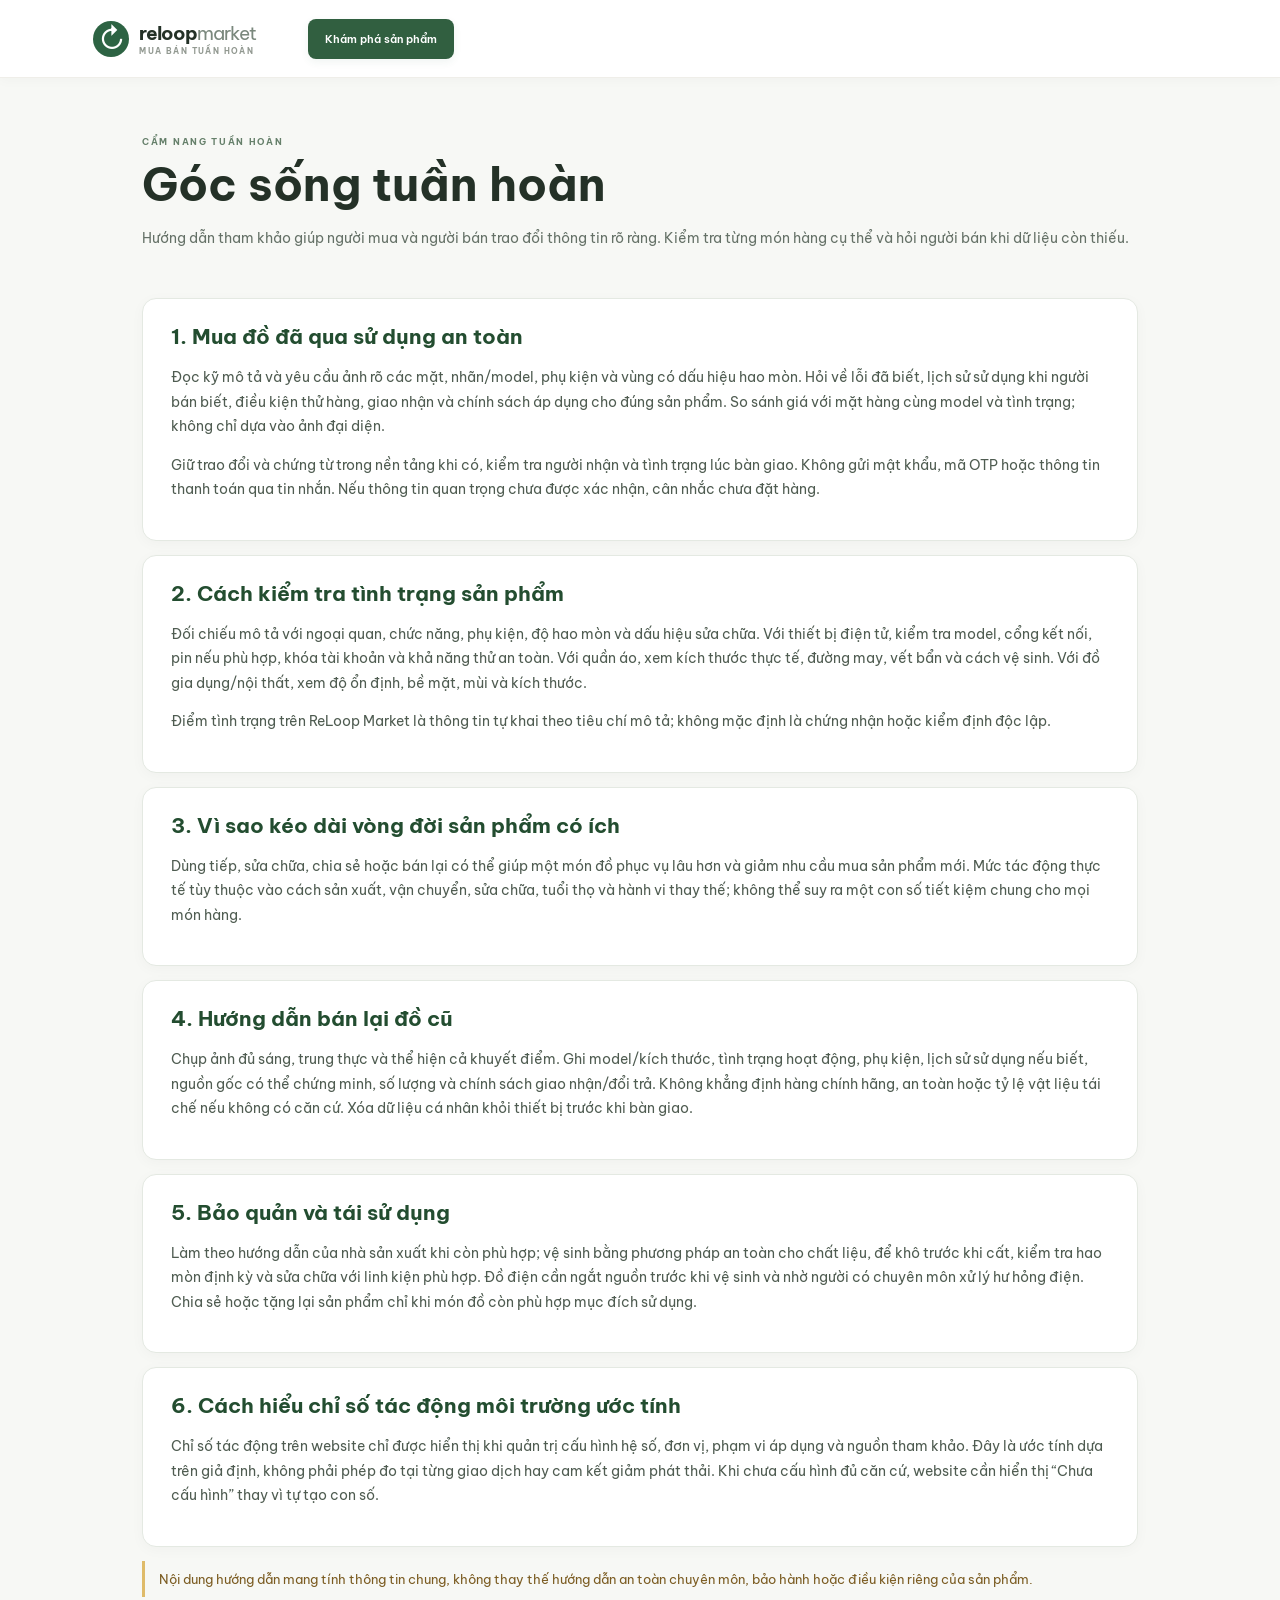
<file: frontend/guides.html>
<!doctype html>
<html lang="vi"><head><meta charset="utf-8"><meta name="viewport" content="width=device-width,initial-scale=1"><title>Góc sống tuần hoàn — Hướng dẫn mua, kiểm tra và tái sử dụng | ReLoop Market</title><meta name="description" content="Hướng dẫn thực tế để mua đồ đã qua sử dụng an toàn, kiểm tra tình trạng, bán lại và kéo dài vòng đời sản phẩm."><meta property="og:title" content="Góc sống tuần hoàn — ReLoop Market"><meta property="og:description" content="Cẩm nang mua bán và tái sử dụng có trách nhiệm."><link rel="stylesheet" href="styles.css"></head><body class="policy-page"><header class="topbar policy-topbar"><a class="brand" href="/" aria-label="ReLoop Market"><span class="brand-mark" aria-hidden="true">↻</span><span>reloop<span class="brand-light">market</span><small>MUA BÁN TUẦN HOÀN</small></span></a><a class="button primary" href="/#products">Khám phá sản phẩm</a></header><main class="policy-shell"><header class="policy-heading"><div class="eyebrow">CẨM NANG TUẦN HOÀN</div><h1>Góc sống tuần hoàn</h1><p>Hướng dẫn tham khảo giúp người mua và người bán trao đổi thông tin rõ ràng. Kiểm tra từng món hàng cụ thể và hỏi người bán khi dữ liệu còn thiếu.</p></header>
<article class="policy-card" id="buy-used"><h2>1. Mua đồ đã qua sử dụng an toàn</h2><p>Đọc kỹ mô tả và yêu cầu ảnh rõ các mặt, nhãn/model, phụ kiện và vùng có dấu hiệu hao mòn. Hỏi về lỗi đã biết, lịch sử sử dụng khi người bán biết, điều kiện thử hàng, giao nhận và chính sách áp dụng cho đúng sản phẩm. So sánh giá với mặt hàng cùng model và tình trạng; không chỉ dựa vào ảnh đại diện.</p><p>Giữ trao đổi và chứng từ trong nền tảng khi có, kiểm tra người nhận và tình trạng lúc bàn giao. Không gửi mật khẩu, mã OTP hoặc thông tin thanh toán qua tin nhắn. Nếu thông tin quan trọng chưa được xác nhận, cân nhắc chưa đặt hàng.</p></article>
<article class="policy-card" id="condition"><h2>2. Cách kiểm tra tình trạng sản phẩm</h2><p>Đối chiếu mô tả với ngoại quan, chức năng, phụ kiện, độ hao mòn và dấu hiệu sửa chữa. Với thiết bị điện tử, kiểm tra model, cổng kết nối, pin nếu phù hợp, khóa tài khoản và khả năng thử an toàn. Với quần áo, xem kích thước thực tế, đường may, vết bẩn và cách vệ sinh. Với đồ gia dụng/nội thất, xem độ ổn định, bề mặt, mùi và kích thước.</p><p>Điểm tình trạng trên ReLoop Market là thông tin tự khai theo tiêu chí mô tả; không mặc định là chứng nhận hoặc kiểm định độc lập.</p></article>
<article class="policy-card" id="reuse"><h2>3. Vì sao kéo dài vòng đời sản phẩm có ích</h2><p>Dùng tiếp, sửa chữa, chia sẻ hoặc bán lại có thể giúp một món đồ phục vụ lâu hơn và giảm nhu cầu mua sản phẩm mới. Mức tác động thực tế tùy thuộc vào cách sản xuất, vận chuyển, sửa chữa, tuổi thọ và hành vi thay thế; không thể suy ra một con số tiết kiệm chung cho mọi món hàng.</p></article>
<article class="policy-card" id="resell"><h2>4. Hướng dẫn bán lại đồ cũ</h2><p>Chụp ảnh đủ sáng, trung thực và thể hiện cả khuyết điểm. Ghi model/kích thước, tình trạng hoạt động, phụ kiện, lịch sử sử dụng nếu biết, nguồn gốc có thể chứng minh, số lượng và chính sách giao nhận/đổi trả. Không khẳng định hàng chính hãng, an toàn hoặc tỷ lệ vật liệu tái chế nếu không có căn cứ. Xóa dữ liệu cá nhân khỏi thiết bị trước khi bàn giao.</p></article>
<article class="policy-card" id="care"><h2>5. Bảo quản và tái sử dụng</h2><p>Làm theo hướng dẫn của nhà sản xuất khi còn phù hợp; vệ sinh bằng phương pháp an toàn cho chất liệu, để khô trước khi cất, kiểm tra hao mòn định kỳ và sửa chữa với linh kiện phù hợp. Đồ điện cần ngắt nguồn trước khi vệ sinh và nhờ người có chuyên môn xử lý hư hỏng điện. Chia sẻ hoặc tặng lại sản phẩm chỉ khi món đồ còn phù hợp mục đích sử dụng.</p></article>
<article class="policy-card" id="impact-method"><h2>6. Cách hiểu chỉ số tác động môi trường ước tính</h2><p>Chỉ số tác động trên website chỉ được hiển thị khi quản trị cấu hình hệ số, đơn vị, phạm vi áp dụng và nguồn tham khảo. Đây là ước tính dựa trên giả định, không phải phép đo tại từng giao dịch hay cam kết giảm phát thải. Khi chưa cấu hình đủ căn cứ, website cần hiển thị “Chưa cấu hình” thay vì tự tạo con số.</p></article>
<p class="policy-footnote">Nội dung hướng dẫn mang tính thông tin chung, không thay thế hướng dẫn an toàn chuyên môn, bảo hành hoặc điều kiện riêng của sản phẩm.</p></main></body></html>
</file>
<file: frontend/styles.css>
@import url('https://fonts.googleapis.com/css2?family=Be+Vietnam+Pro:wght@400;500;600;700&family=Inter:wght@400;500;600;700&family=Playfair+Display:ital,wght@0,600;0,700;1,600;1,700&display=swap');
:root{--ink:#19251c;--muted:#777f76;--green:#315f40;--lime:#d4e7a8;--paper:#fbfaf6;--line:#e8e8e1;--serif:'Playfair Display',Georgia,serif;--sans:'DM Sans',Arial,sans-serif}*{box-sizing:border-box}html{scroll-behavior:smooth}body{margin:0;background:var(--paper);color:var(--ink);font-family:var(--sans);font-size:14px}button,a,select{font:inherit}button{cursor:pointer}a{color:inherit;text-decoration:none}.topbar{height:78px;display:flex;align-items:center;padding:0 7.3%;gap:52px;background:#fff;border-bottom:1px solid #efeee9}.brand{display:flex;align-items:center;gap:10px;font-size:19px;font-weight:700;letter-spacing:-1px;white-space:nowrap}.brand-mark{height:36px;width:36px;border-radius:50%;display:grid;place-items:center;background:var(--green);color:#fff;font-size:28px;font-weight:400}.brand-light{font-weight:400;color:#7a887d}.brand small{display:block;font-size:8px;letter-spacing:1.4px;color:#929991;margin-top:1px}.search{height:40px;border:1px solid #e8e8e2;border-radius:5px;display:flex;align-items:center;padding:0 11px;gap:10px;flex:1;max-width:515px;color:#7e857e}.search>span{font-size:23px}.search input{border:0;outline:0;flex:1;font-size:12px;color:var(--ink);background:transparent}.search kbd{font-size:10px;border:1px solid #e8e8e2;border-radius:3px;padding:3px 5px;color:#929991}.top-actions{margin-left:auto;display:flex;align-items:center;gap:23px}.plain{border:0;background:none;color:#48534a;font-size:12px}.cart-button{border:0;background:#315f40;color:white;border-radius:4px;padding:12px 17px;font-size:12px}.cart-button b{margin-left:9px;background:#fff;color:var(--green);border-radius:20px;padding:2px 6px;font-size:10px}.mainnav{height:52px;background:#fff;padding:0 7.3%;display:flex;align-items:center;gap:34px;border-bottom:1px solid #efeee9;font-size:12px;color:#687168}.mainnav a{height:100%;display:flex;align-items:center}.mainnav a.active{color:#315f40;border-bottom:2px solid #315f40}.mainnav button{margin-left:auto;background:none;border:0;color:#315f40;font-size:11px}.hero{padding:60px 10.4% 55px;display:grid;grid-template-columns:1fr .93fr;gap:50px;min-height:435px;background:#f0f2e9;overflow:hidden}.hero-copy{padding:12px 0}.eyebrow{font-size:9px;font-weight:700;letter-spacing:1.7px;color:#66806b}.hero .eyebrow i{display:inline-block;width:7px;height:7px;border-radius:50%;background:#789a63;margin-right:5px}.hero h1{font:600 57px/1.09 var(--serif);letter-spacing:-1.8px;margin:17px 0 12px}.hero h1 em,h2 em{font-weight:600;color:#557750}.hero-copy>p{color:#737b71;max-width:390px;line-height:1.8;font-size:13px;margin:0 0 22px}.hero-actions{display:flex;align-items:center;gap:25px}.button{border:0;border-radius:4px;padding:13px 17px;font-size:11px;font-weight:600}.button.primary{background:#315f40;color:white}.button.primary span{padding-left:12px}.text-link{font-size:11px;font-weight:600;color:#3a6545}.text-link span{padding-left:8px}.social-proof{margin-top:32px;display:flex;align-items:center;gap:11px;color:#71786f;font-size:10px}.social-proof strong{color:#304635}.avatars{display:flex;padding-left:3px}.avatars b{height:25px;width:25px;border-radius:50%;border:2px solid #f0f2e9;background:#ddc3a5;display:grid;place-items:center;font-size:8px;color:#fff;margin-left:-4px}.avatars b:nth-child(2){background:#799482}.avatars b:nth-child(3){background:#bb896c}.avatars b:nth-child(4){background:#3c6047}.hero-art{min-height:320px;position:relative}.sun{position:absolute;right:42px;top:-50px;width:260px;height:260px;border-radius:50%;background:#dfe8ce}.hero-product{position:absolute;bottom:-30px;right:82px;width:250px;height:272px;background:#d7c3a6;border-radius:130px 130px 0 0;box-shadow:15px 11px 0 #c1c99f;display:flex;flex-direction:column;align-items:center;justify-content:flex-end;padding-bottom:20px;overflow:hidden}.hero-tag{position:absolute;top:25px;background:#f5f1e6;border-radius:20px;padding:7px 10px;font-size:8px;letter-spacing:1px;color:#5e704f}.chair{font-size:130px;line-height:1;filter:drop-shadow(7px 7px 1px #997757)}.hero-product-name{position:absolute;bottom:18px;left:17px;font:italic 15px var(--serif);color:#fff;text-shadow:0 1px 3px #444}.plant{position:absolute;bottom:8px;left:25px;font-size:85px;transform:rotate(-15deg)}.hero-note{position:absolute;z-index:2;background:#fff;padding:10px 13px;border-radius:5px;box-shadow:0 6px 25px #33452a16;font-size:9px;color:#778076}.hero-note b{display:block;color:#315f40;font-size:11px;margin-top:4px}.note-one{top:39px;left:0}.note-two{right:-15px;bottom:30px}.trust-row{display:flex;justify-content:space-between;padding:21px 10.4%;background:#fff;border-bottom:1px solid #efeee9}.trust-row>div{display:flex;align-items:center;gap:10px;font-weight:600;font-size:11px}.trust-row>div>b{height:34px;width:34px;border-radius:50%;background:#f2f4eb;color:#547752;display:grid;place-items:center;font-size:18px}.trust-row small{display:block;color:#929991;font-size:9px;font-weight:400;margin-top:4px}.section{padding:65px 10.4%}.section-head{display:flex;justify-content:space-between;align-items:end}.section-head h2,.impact h2{font:600 31px/1.25 var(--serif);margin:9px 0 0;letter-spacing:-.5px}.category-row{display:flex;gap:8px;align-items:center;margin:27px 0 20px}.chip{border:1px solid #e7e8df;background:transparent;color:#788078;border-radius:20px;padding:8px 14px;font-size:10px}.chip.selected{background:#315f40;color:#fff;border-color:#315f40}.chip span{font-size:8px;margin-left:4px;opacity:.75}.filter-right{margin-left:auto}.filter-right select{border:1px solid #e7e8df;background:#fff;border-radius:3px;padding:8px 10px;color:#697169;font-size:10px}.product-grid{display:grid;grid-template-columns:repeat(4,1fr);gap:17px}.product-card{position:relative;background:#fff;border:1px solid #eeeee8;border-radius:4px;overflow:hidden;transition:transform .2s,box-shadow .2s}.product-card:hover{transform:translateY(-3px);box-shadow:0 10px 22px #303e2e12}.product-image{height:185px;position:relative;display:grid;place-items:center;font-size:82px}.product-image .badge{position:absolute;top:11px;left:11px;background:#fff;border-radius:3px;padding:5px 7px;font-size:8px;color:#52734f;font-weight:700}.heart{position:absolute;right:11px;top:10px;border:0;background:#ffffffd9;border-radius:50%;width:28px;height:28px;color:#7d877e}.heart.liked{color:#b65353}.product-info{padding:13px}.condition{font-size:8px;color:#829080;text-transform:uppercase;letter-spacing:.8px}.product-info h3{font-size:12px;margin:7px 0 5px;font-weight:600}.seller{font-size:9px;color:#929991}.product-bottom{display:flex;justify-content:space-between;align-items:center;margin-top:13px}.price{font-weight:700;font-size:13px}.price small{font-size:8px;font-weight:400;color:#929991}.add-btn{background:#eef3e8;border:0;border-radius:3px;color:#345d3d;font-size:9px;font-weight:600;padding:8px 10px}.empty{text-align:center;padding:50px;color:#778078}.hidden{display:none!important}.split-banners{padding:0 10.4% 65px;display:grid;grid-template-columns:1fr 1fr;gap:18px}.banner{min-height:242px;border-radius:5px;padding:30px;position:relative;overflow:hidden}.rent-banner{background:#e8ecdf}.sub-banner{background:#eee9de}.banner .eyebrow{font-size:8px}.banner h2{font:600 26px/1.3 var(--serif);margin:13px 0 8px;position:relative;z-index:1}.banner p{max-width:280px;color:#788078;font-size:10px;line-height:1.6;position:relative;z-index:1}.button.dark{background:#304b36;color:#fff}.banner-emoji{position:absolute;font-size:100px;right:20px;bottom:3px;filter:drop-shadow(6px 8px 0 #6c6c4c21);transform:rotate(-8deg)}.sub-banner .banner-emoji{font-size:86px;right:25px;bottom:12px;transform:rotate(8deg)}.sell-cta{margin:0 10.4% 65px;padding:28px 34px;background:#f0f2e9;border:1px solid #e7ebdf;border-radius:5px;display:flex;align-items:center;gap:20px}.sell-icon{width:43px;height:43px;border-radius:50%;background:#dce8cf;color:#426b49;display:grid;place-items:center;font-size:22px}.sell-cta h2{font:600 21px var(--serif);margin:7px 0}.sell-cta p{font-size:10px;color:#7d857b;margin:0}.sell-cta .button{margin-left:auto;white-space:nowrap}.impact{padding:55px 10.4%;background:#304b36;color:#fff;display:grid;grid-template-columns:1fr 1.4fr;gap:50px;align-items:center}.impact .eyebrow{color:#adc69d}.impact h2{color:#fff;margin-top:13px}.impact h2 em{color:#d7e9af}.impact-title p{max-width:320px;color:#b4c0b3;font-size:10px;line-height:1.7;margin-top:14px}.impact-stats{display:grid;grid-template-columns:repeat(3,1fr);gap:24px}.impact-stats>div{border-left:1px solid #ffffff2d;padding-left:17px}.impact-stats span{color:#c3cebf;font-size:9px}.impact-stats strong{font:600 29px var(--serif);display:block;margin:12px 0 7px}.impact-stats strong small{font-size:15px}.impact-stats i{font-style:normal;font-size:8px;color:#b2cf97}footer{display:flex;align-items:center;gap:35px;padding:25px 10.4%;background:#fff;color:#8b928a;font-size:9px}footer .brand{margin-right:auto;color:var(--ink);font-size:15px}footer .brand-mark{height:29px;width:29px;font-size:22px}footer .brand small{font-size:6px}.toast{position:fixed;bottom:22px;left:50%;transform:translate(-50%,20px);background:#203c29;color:#fff;padding:13px 20px;border-radius:5px;opacity:0;pointer-events:none;transition:.25s;font-size:12px;box-shadow:0 8px 25px #17271930}.toast.show{opacity:1;transform:translate(-50%,0)}.modal-backdrop{position:fixed;inset:0;background:#1521178c;display:grid;place-items:center;padding:20px}.modal{width:min(500px,100%);overflow:auto;background:#fff;border-radius:7px;padding:28px;box-shadow:0 25px 80px #0003}.modal.wide{width:min(700px,100%)}.modal-head{display:flex;justify-content:space-between;align-items:center;margin-bottom:20px}.modal-head h2{font:600 25px var(--serif);margin:0}.close{border:0;background:#f1f2ed;border-radius:50%;width:30px;height:30px;font-size:17px;color:#526052}.field{margin:13px 0}.field label{display:block;font-size:10px;font-weight:600;margin-bottom:6px;color:#536054}.field input,.field select,.field textarea{width:100%;border:1px solid #e3e7df;border-radius:4px;padding:11px;font:12px var(--sans);outline-color:#789a63;background:#fff}.field textarea{min-height:78px;resize:vertical}.form-grid{display:grid;grid-template-columns:1fr 1fr;gap:0 13px}.modal .button{width:100%;margin-top:12px}.muted{font-size:10px;color:#7c857b;line-height:1.6}.cart-line,.admin-line{display:flex;justify-content:space-between;align-items:center;padding:12px 0;border-bottom:1px solid var(--line);font-size:11px}.cart-line small{display:block;color:#8a918a;margin-top:4px}.qty{display:flex;align-items:center;gap:8px}.qty button{border:1px solid var(--line);background:white;border-radius:3px}.total-row{display:flex;justify-content:space-between;margin:18px 0;font-weight:700}.pay-options{display:flex;gap:10px}.pay-choice{flex:1;border:1px solid var(--line);padding:11px;border-radius:4px;font-size:10px;cursor:pointer}.pay-choice input{accent-color:#315f40}.success-box{background:#eff5e9;padding:17px;border-radius:5px;color:#315f40;font-size:12px;line-height:1.7}.tabs{display:flex;gap:7px;margin-bottom:16px}.tabs button{border:1px solid var(--line);background:#fff;padding:8px 12px;border-radius:3px;font-size:10px}.tabs button.active{background:#315f40;color:#fff}.small-button{border:1px solid #dce4d8;background:#f4f7f1;color:#315f40;padding:6px 9px;border-radius:3px;font-size:9px}.admin-summary{display:grid;grid-template-columns:repeat(3,1fr);gap:10px;margin:10px 0}.admin-summary div{background:#f3f5ef;padding:12px;border-radius:4px;font-size:9px;color:#748075}.admin-summary b{display:block;font:600 20px var(--serif);color:#315f40;margin-top:4px}
@media(max-width:850px){.topbar{padding:0 4%;gap:18px}.mainnav{padding:0 4%;gap:19px;overflow:auto}.hero{padding:45px 7%;grid-template-columns:1fr 1fr;gap:10px}.hero h1{font-size:46px}.hero-product{right:30px}.trust-row,.section,.split-banners,.impact,footer{padding-left:7%;padding-right:7%}.product-grid{grid-template-columns:repeat(2,1fr)}.sell-cta{margin-left:7%;margin-right:7%}.impact{grid-template-columns:1fr;gap:25px}}@media(max-width:600px){.topbar{height:auto;min-height:68px;flex-wrap:wrap;padding:12px 5%;gap:11px}.brand{font-size:16px}.brand-mark{height:31px;width:31px}.search{order:3;max-width:none;flex-basis:100%}.top-actions{gap:11px}.plain{font-size:0}.plain:first-letter{font-size:17px}.cart-button{padding:9px 10px}.mainnav{padding:0 5%;gap:22px;white-space:nowrap}.mainnav button{display:none}.hero{padding:35px 7%;grid-template-columns:1fr;min-height:0}.hero h1{font-size:47px}.hero-art{min-height:290px}.hero-product{right:16%;width:218px;height:245px}.sun{right:15%;width:220px;height:220px}.plant{left:3px}.note-two{right:0}.trust-row{padding:17px 6%;display:grid;grid-template-columns:1fr 1fr;gap:16px}.trust-row small{font-size:8px}.section{padding:47px 6%}.section-head h2,.impact h2{font-size:27px}.category-row{flex-wrap:wrap}.filter-right{width:100%;margin:8px 0 0}.filter-right select{width:100%}.product-grid{gap:10px}.product-image{height:145px;font-size:68px}.product-info{padding:10px}.product-info h3{font-size:11px}.split-banners{padding:0 6% 45px;grid-template-columns:1fr}.banner{min-height:225px}.sell-cta{margin:0 6% 45px;flex-wrap:wrap;padding:21px}.sell-cta>div:nth-child(2){flex:1}.sell-cta h2{font-size:17px}.sell-cta .button{margin:0 0 0 62px}.impact{padding:43px 7%}.impact-stats{gap:12px}.impact-stats>div{padding-left:9px}.impact-stats strong{font-size:22px}.impact-stats span{font-size:8px}footer{padding:23px 6%;flex-wrap:wrap;gap:14px}footer .brand{width:100%}.form-grid{grid-template-columns:1fr}.modal{padding:22px}.admin-summary{grid-template-columns:1fr 1fr}}

:root{--sans:'Be Vietnam Pro','Inter',Arial,sans-serif;--radius-sm:4px;--radius-md:7px}
:focus-visible{outline:3px solid #cb8a24!important;outline-offset:3px}
button:disabled{cursor:not-allowed;opacity:.58}
.menu-toggle{display:none;border:1px solid var(--line);background:#fff;color:var(--green);border-radius:var(--radius-sm);min-width:40px;min-height:40px;font-size:19px}
.mainnav .mobile-utility{display:none}
.utility-btn{display:flex;align-items:center;gap:6px;white-space:nowrap;padding:8px 0}.utility-btn>span:first-child{font-size:16px;color:var(--green)}.utility-label{font-size:10px}.utility-label b{font-size:9px;background:#eef3e8;border-radius:10px;padding:2px 5px}
.catalog-status{min-height:0;color:var(--muted);font-size:12px;padding:0}.catalog-status:not(:empty){padding:14px 0}
.loading-inline{padding:18px;color:#687568;text-align:center}.error-panel{padding:14px;background:#fff4ed;border:1px solid #f1d5c3;border-radius:var(--radius-sm);color:#8a4c2b;font-size:12px;line-height:1.6}
.product-photo{width:100%;height:100%;max-height:185px;object-fit:cover;display:block}.product-image .badge,.product-image .heart{z-index:1}
.text-button{border:0;background:none;color:var(--green);font-weight:700;text-decoration:underline}.empty-panel{border:1px dashed #d6ddd1;background:#f7f8f3;border-radius:var(--radius-md);padding:24px;text-align:center;color:#69746a;line-height:1.7}
.points-card{background:#eff4e8;border-radius:var(--radius-md);padding:20px;text-align:center;color:#365d3d}.points-card span,.points-card p{font-size:12px}.points-card strong{display:block;font-size:38px;margin:8px}.points-card p{color:#687568;line-height:1.6}
.footer-top{width:100%;display:grid;grid-template-columns:1.6fr 1fr 1.25fr 1fr;gap:32px;padding-bottom:27px}.footer-top h3,.faq h3{font-size:12px;color:#26372a;margin:5px 0 12px}.footer-top>div:not(.footer-about){display:flex;flex-direction:column;gap:9px}.footer-top a,.footer-top p,.footer-top small,.footer-muted{font-size:10px;line-height:1.7;color:#6e786e}.footer-about p{margin:12px 0 5px}.footer-legal{width:100%;border-top:1px solid var(--line);padding:17px 0;display:grid;grid-template-columns:repeat(4,1fr);gap:12px}.footer-legal details,.faq{min-width:0}.footer-legal summary{font-size:9px;font-weight:600;color:#506251;cursor:pointer}.footer-legal details p,.faq p{font-size:9px;line-height:1.6;color:#778078}.faq{grid-column:1/-1;display:grid;grid-template-columns:repeat(2,1fr);gap:5px 20px}.faq h3{grid-column:1/-1;margin:9px 0 3px}.footer-bottom{width:100%;border-top:1px solid var(--line);padding-top:18px;display:flex;justify-content:space-between;font-size:9px;color:#889087}
.modal{border-radius:var(--radius-md)}.modal-head h2{line-height:1.25}.field input:focus-visible,.field select:focus-visible,.field textarea:focus-visible{outline-offset:1px}
@media(max-width:900px){.topbar{gap:20px}.top-actions{gap:13px}.utility-label{display:none}.footer-top{grid-template-columns:1.4fr 1fr 1fr;gap:24px}.footer-about{grid-row:span 2}}
@media(max-width:600px){.topbar{position:relative;display:grid;grid-template-columns:1fr auto auto;gap:8px}.topbar>.brand{grid-column:1;grid-row:1}.topbar>.top-actions{grid-column:2;grid-row:1}.topbar>.menu-toggle{grid-column:3;grid-row:1}.topbar>.search{grid-column:1/-1;grid-row:2}.top-actions{margin:0;display:flex;gap:8px}.top-actions #favoritesBtn,.top-actions #ordersBtn,.top-actions #pointsBtn{display:none}.utility-btn{width:32px;height:36px;justify-content:center;padding:0}.utility-btn>span:first-child{font-size:18px}.cart-button{font-size:0;padding:8px 10px;min-width:41px}.cart-button:before{content:'▣';font-size:17px}.cart-button b{font-size:10px;margin-left:2px}.menu-toggle{display:grid;place-items:center}.search{max-width:none;width:100%}.mainnav{display:none;position:absolute;top:112px;left:0;right:0;height:auto;max-height:calc(100vh - 120px);overflow:auto;background:#fff;box-shadow:0 12px 20px #1727191c;padding:12px 5%;flex-direction:column;align-items:stretch;gap:0;white-space:normal}.mainnav.open{display:flex}.mainnav a{min-height:44px;border-bottom:1px solid #f0f0eb}.mainnav a.active{border-bottom:1px solid #dce5d8}.mainnav button{margin:0;text-align:left;min-height:44px}.mainnav .mobile-utility{display:block}.footer-top{grid-template-columns:1fr 1fr;gap:18px}.footer-about{grid-column:1/-1;grid-row:auto}.footer-legal{grid-template-columns:1fr 1fr}.faq{grid-template-columns:1fr}.footer-bottom{gap:10px;flex-direction:column}.category-row{gap:7px}.chip{padding:8px 11px}.product-info h3{line-height:1.45}.product-bottom{gap:6px;align-items:flex-start}.add-btn{white-space:nowrap}.cart-line,.admin-line{gap:10px;align-items:flex-start;flex-wrap:wrap}.modal-backdrop{padding:10px}.modal{padding:20px}.pay-options{flex-direction:column}.tabs{flex-wrap:wrap}}
@media(prefers-reduced-motion:reduce){*,*::before,*::after{scroll-behavior:auto!important;animation-duration:.01ms!important;transition-duration:.01ms!important}}
.catalog-filters{display:flex;align-items:end;gap:12px;flex-wrap:wrap;margin:18px 0 22px;padding:16px;background:#f6f7f2;border:1px solid #e7e9e2;border-radius:14px}.catalog-filters label{display:grid;gap:5px;font-size:12px;color:#56614f}.catalog-filters input,.catalog-filters select{min-width:130px;max-width:180px;padding:9px 10px;border:1px solid #d9ddd3;border-radius:8px;background:#fff;color:#273323}.pagination{display:flex;align-items:center;justify-content:center;gap:16px;margin:28px auto}.pagination button{border:1px solid #d8dfd3;border-radius:8px;background:white;padding:9px 16px;color:#294e2c;cursor:pointer}.pagination button:disabled{opacity:.45;cursor:not-allowed}.product-title{padding:0;border:0;background:none;text-align:left;color:inherit;font:inherit;font-weight:650;cursor:pointer}.product-title:hover{text-decoration:underline}.detail-layout{display:grid;grid-template-columns:minmax(220px,.8fr) 1fr;gap:24px;align-items:start}.detail-layout>img{width:100%;aspect-ratio:1;object-fit:cover;border-radius:14px;background:#f1f2eb}.detail-layout h3{font-size:24px;margin:8px 0}.detail-actions{display:flex;gap:10px}@media(max-width:640px){.catalog-filters{align-items:stretch}.catalog-filters label{flex:1;min-width:42%}.catalog-filters input,.catalog-filters select{max-width:none;width:100%}.detail-layout{grid-template-columns:1fr}.detail-layout>img{max-height:260px}}
.voucher-row{display:flex;gap:8px}.voucher-row input{flex:1;min-width:0;padding:10px;border:1px solid #d9ddd3;border-radius:8px}.rating-summary{color:#7a5b16;font-weight:600}.review-card{margin:8px 0;padding:10px 12px;border-left:3px solid #c9d9be;background:#f7f8f4;border-radius:5px}.review-card p{margin:5px 0;color:#485245}.recommendation-list{display:flex;flex-wrap:wrap;gap:7px;margin:8px 0 14px}.review-form{display:grid;gap:8px;margin:12px 0;padding:12px;background:#f6f7f2;border-radius:10px}.review-form label{display:grid;gap:5px}.review-form select,.review-form textarea{padding:9px;border:1px solid #d8ddd2;border-radius:7px}
.policy-page{background:#f7f8f5;color:#243127}.policy-topbar{position:sticky;top:0;background:#fff}.policy-shell{max-width:1040px;margin:0 auto;padding:30px 22px 70px}.policy-heading{padding:28px 0 20px}.policy-heading h1{font-size:clamp(30px,5vw,46px);margin:8px 0}.policy-heading p{color:#657167;line-height:1.65}.policy-notice{padding:14px 16px;border:1px solid #d8b775;background:#fff8e8;color:#6b5018;border-radius:12px;line-height:1.5}.policy-index{position:sticky;top:74px;z-index:2;display:flex;flex-wrap:wrap;gap:8px;padding:13px 0;background:#f7f8f5}.policy-index a{font-size:13px;color:#29623a;background:#eaf1e8;border-radius:999px;padding:8px 12px}.policy-card{scroll-margin-top:150px;background:white;border:1px solid #e4e9e2;border-radius:14px;padding:24px 28px;margin:14px 0;box-shadow:0 3px 14px #17271908}.policy-card h2{font-size:21px;margin:0 0 15px;color:#234d30}.policy-card h3{font-size:16px}.policy-card p,.policy-card li{font-size:14px;line-height:1.75;color:#4f5c51}.policy-card ul,.policy-card ol{padding-left:22px}.policy-card li{padding:3px 0}.policy-card dl{display:grid;grid-template-columns:minmax(170px, .7fr) 1.3fr;gap:9px 18px}.policy-card dt{font-weight:650}.policy-card dd{margin:0;color:#59675b}.policy-card [data-operator]:empty:before{content:'[NHÓM CẦN BỔ SUNG]';color:#a45720}.policy-card label{display:block;font-weight:600;margin:14px 0 6px}.policy-card select,.policy-card textarea,.request-line textarea{width:100%;border:1px solid #d9e0d7;border-radius:9px;padding:10px;font:inherit}.policy-card textarea,.request-line textarea{min-height:90px}.policy-card form .button{margin-top:12px}.request-line{border-top:1px solid #e7ebe5;padding:13px 0}.request-line small{display:block;margin-top:8px;color:#748075}.request-actions{display:flex;flex-wrap:wrap;gap:8px;margin:9px 0}.request-actions button{border:1px solid #cad7ca;background:#f5f8f4;border-radius:8px;padding:8px 12px;cursor:pointer}.policy-footnote{font-size:13px;color:#7b5c22;border-left:3px solid #dfbb69;padding:10px 14px}.legal-review{border-color:#d8d1bb;background:#fffef9}@media(max-width:640px){.policy-shell{padding:20px 14px 45px}.policy-index{position:static;display:grid;grid-template-columns:1fr 1fr}.policy-card{padding:18px}.policy-card dl{grid-template-columns:1fr;gap:4px}.policy-card dd{margin-bottom:9px}.policy-topbar{padding:12px}}
.product-seo-page>nav{font-size:14px;color:#667366;margin:10px 0 18px}.product-seo-grid{display:grid;grid-template-columns:minmax(240px,.85fr) 1.15fr;gap:28px;align-items:start}.product-seo-grid>img{width:100%;aspect-ratio:1;object-fit:cover;border-radius:12px;background:#f2f3ed}.product-seo-grid h1{font-size:clamp(26px,4vw,38px);line-height:1.2}.product-seo-grid p{line-height:1.7;color:#536054}.product-seo-grid strong{font-size:24px;color:#244d31}.product-title{display:inline-block;text-decoration:none}.product-title:hover{text-decoration:underline}@media(max-width:650px){.product-seo-grid{grid-template-columns:1fr}.product-seo-grid>img{max-height:340px}}
.pagination a{border:1px solid #d8dfd3;border-radius:8px;background:#fff;padding:9px 16px;color:#294e2c}.pagination a[aria-disabled="true"]{opacity:.45;pointer-events:none}@media(max-width:640px){.pagination{gap:10px}.pagination a{padding:9px 12px}}
.demo-badge{display:inline-block!important;margin:4px 0;padding:3px 7px;border-radius:5px;background:#fff2d6;color:#78520a!important;font-size:10px!important;font-weight:700}

/* Admin panels: keep the expanded management queues usable on narrow screens. */
.admin-tabs{display:flex;flex-wrap:wrap;gap:6px;margin:0 0 16px}.admin-tabs button{border:1px solid #dce3d9;background:#fff;color:#34483a;border-radius:7px;padding:8px 10px}.admin-tabs button.active{background:#315f40;color:#fff}.admin-line select,.admin-line input{max-width:100%;padding:8px;border:1px solid #d9e0d7;border-radius:7px;background:#fff}.support-admin{align-items:flex-start}.support-admin>span:last-child{display:grid;gap:7px;min-width:min(260px,38%)}.review-form label{display:grid;gap:5px}.review-form input,.review-form select,.review-form textarea{width:100%;min-width:0;padding:9px;border:1px solid #d9e0d7;border-radius:7px;background:#fff;font:inherit}.admin-line{gap:14px}.admin-line>span{min-width:0;overflow-wrap:anywhere}@media(max-width:640px){.admin-line{align-items:flex-start;flex-direction:column}.support-admin>span:last-child{width:100%;min-width:0}.admin-summary{grid-template-columns:repeat(2,minmax(0,1fr))}}

.order-card{margin:10px 0;padding:12px;border:1px solid #e4e8df;border-radius:10px;background:#fff}.order-product{padding:8px 0;border-top:1px solid #edf0ea}.order-product .small-button{white-space:nowrap}

.qr-transfer{margin:16px auto;padding:16px;border:1px solid #d8e2d6;border-radius:12px;max-width:420px;text-align:center;background:#fff}.qr-transfer img{display:block;width:min(100%,320px);height:auto;margin:0 auto 12px;border-radius:8px}.qr-transfer p{margin:8px 0}

.voucher-code-line{display:block;margin-top:8px}.voucher-code-line code{display:inline-block;padding:4px 8px;background:#f2f5ed;border:1px solid #dbe5d5;border-radius:5px;font-weight:700;letter-spacing:.04em}

/* Premium storefront refinement */
:root{--ink:#19251c;--muted:#737e74;--green:#2d6343;--paper:#f8f8f4;--line:#e5e9e1}
body{background:var(--paper)}
.topbar{position:sticky;top:0;box-shadow:0 2px 12px #20332208}
.mainnav{position:sticky;top:78px;box-shadow:0 4px 12px #20332206}
.search{border-radius:9px;background:#fafbf8;transition:border-color .18s,box-shadow .18s}
.search:focus-within{border-color:#95aa8b;box-shadow:0 0 0 3px #dce8d650}
.button,.cart-button,.add-btn,.chip{transition:transform .16s,background .16s,box-shadow .16s}
.button.primary,.cart-button{border-radius:8px;box-shadow:0 3px 9px #315f4012}
.button.primary:hover,.cart-button:hover{background:#244d34;transform:translateY(-1px)}
.product-card{border-radius:12px;box-shadow:0 3px 14px #263c2708}
.product-card:hover{box-shadow:0 14px 28px #263c2714}
.product-image{border-radius:0;background-image:linear-gradient(145deg,#f3f4ed,#eaeee5)}
.product-info{padding:16px}
.product-info h3{font-size:13px;line-height:1.55}
.price{color:#244d31;font-size:15px}
.section-head h2,.impact h2{letter-spacing:-.7px}
.chip{border-radius:24px;background:#fff}
.chip.selected{box-shadow:0 4px 12px #315f4020}
.banner,.sell-cta{border-radius:12px}
footer{border-top:1px solid #e8ece4}
button:focus-visible,a:focus-visible,input:focus-visible,select:focus-visible{outline:3px solid #9cbe79;outline-offset:3px}
@media(max-width:760px){.mainnav{top:64px}.product-grid{gap:12px}.product-card{border-radius:10px}.topbar{position:relative}.mainnav{position:relative;top:auto}}
.recommendation-section{padding-top:34px}.recommendation-grid{grid-template-columns:repeat(4,minmax(0,1fr))}.recommendation-image-link{display:block}.recommendation-image{height:155px;overflow:hidden}.recommendation-image .product-photo{width:100%;height:100%;max-height:none;object-fit:cover}.recommendation-reason{display:inline-block;margin-top:4px;padding:4px 8px;border-radius:999px;background:#edf4e9;color:#315f40;font-size:10px;font-weight:600}.recommendation-actions{display:flex;gap:5px}.recommendation-status:empty{display:none}.cart-recommendations{padding:16px 0;margin:14px 0;border-top:1px solid #e8ece4}.cart-recommendations .section-head{margin-bottom:12px}@media(max-width:760px){.recommendation-grid{grid-template-columns:repeat(2,minmax(0,1fr))}.recommendation-image{height:130px}.cart-recommendations{padding:12px 0}.cart-recommendations .product-info{padding:10px}.recommendation-actions{flex-wrap:wrap}}

/* Thứ tự lớp giao diện: header 30, modal 1000, thông báo 1100. */
.topbar{z-index:30}
.mainnav{z-index:29}
.policy-topbar{z-index:30}
.modal-backdrop{z-index:1000}
.toast{z-index:1100}
body.modal-open{overflow:hidden}
.modal{max-height:calc(100vh - 40px);max-height:calc(100dvh - 40px);overflow-y:auto;overscroll-behavior:contain}
.modal-head{position:sticky;top:0;z-index:2;background:#fff}
.modal-sticky{position:sticky;top:0;z-index:3;margin:-28px -28px 12px;padding:0 28px;background:#fff;border-bottom:1px solid #e8ece4}
.modal-sticky .modal-head{position:static}
.admin-tabs{max-height:none;overflow:visible}
.admin-tabs button.active{background:#315f40;color:#fff;box-shadow:0 0 0 2px #d4e7a8}
@media(max-width:850px){.modal-sticky{margin:-22px -22px 12px;padding:0 22px}}
@media(max-width:600px){.modal-sticky{margin:-20px -20px 12px;padding:0 20px}}
</file>
